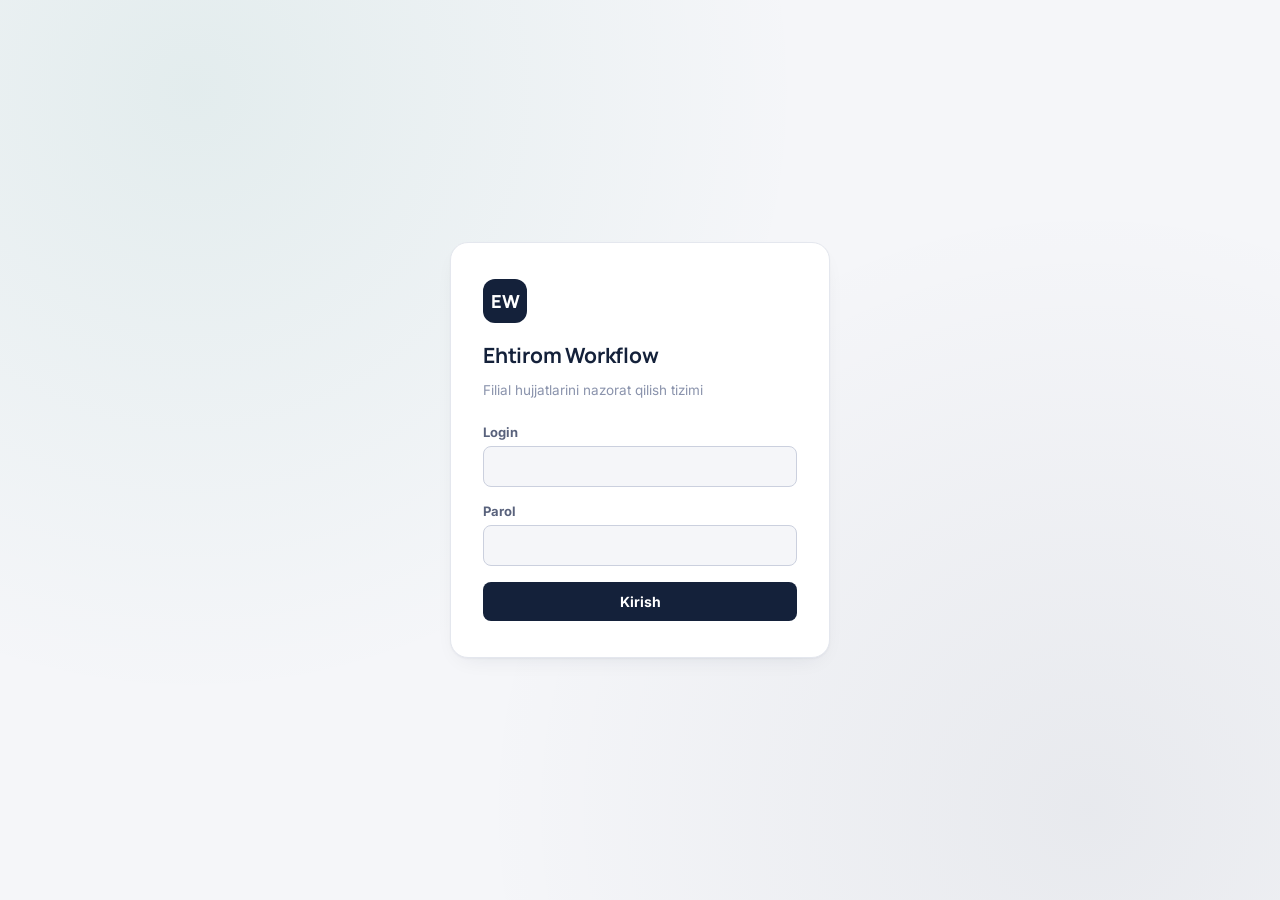
<file: index.html>
<!DOCTYPE html>
<html lang="uz">
<head>
<meta charset="UTF-8">
<meta name="viewport" content="width=device-width, initial-scale=1.0">
<title>Ehtirom Workflow — Kirish</title>
<link rel="preconnect" href="https://fonts.googleapis.com">
<link href="https://fonts.googleapis.com/css2?family=Manrope:wght@700;800&family=Inter:wght@400;500;600;700&display=swap" rel="stylesheet">
<link rel="stylesheet" href="frontend/css/style.css">
<link rel="stylesheet" href="frontend/css/mobile.css">
</head>
<body>

<div class="login-shell">
  <div class="login-card">
    <div class="login-card__mark">EW</div>
    <h1>Ehtirom Workflow</h1>
    <p class="sub">Filial hujjatlarini nazorat qilish tizimi</p>

    <div id="alert" class="alert alert-error"></div>

    <form id="loginForm">
      <div class="field">
        <label for="username">Login</label>
        <input type="text" id="username" autocomplete="username" required>
      </div>
      <div class="field">
        <label for="password">Parol</label>
        <input type="password" id="password" autocomplete="current-password" required>
      </div>
      <button type="submit" class="btn btn-primary btn-block" id="submitBtn">Kirish</button>
    </form>
  </div>
</div>

<script src="frontend/js/config.js"></script>
<script src="frontend/js/api.js"></script>
<script src="frontend/js/login.js"></script>
</body>
</html>
</file>
<file: frontend/css/style.css>
/* ============================================
   EHTIROM WORKFLOW — Dizayn tizimi
   ============================================ */

:root {
  --bg: #F5F6F9;
  --surface: #FFFFFF;
  --ink: #14213A;
  --ink-soft: #59627C;
  --ink-faint: #8A93AC;
  --line: #E4E7EE;
  --line-strong: #CBD0DE;

  --accent: #0E7C66;
  --accent-ink: #0A5E4E;
  --accent-soft: #E3F3EF;

  --pending: #B7791F;
  --pending-soft: #FBF1DF;

  --danger: #B3261E;
  --danger-soft: #FBEAE9;

  --radius-sm: 8px;
  --radius-md: 12px;
  --radius-lg: 18px;

  --shadow-card: 0 1px 2px rgba(20, 33, 58, 0.04), 0 8px 24px -12px rgba(20, 33, 58, 0.12);

  --font-display: 'Manrope', 'Segoe UI', sans-serif;
  --font-body: 'Inter', 'Segoe UI', sans-serif;
}

* { box-sizing: border-box; }

html, body {
  margin: 0;
  padding: 0;
  background: var(--bg);
  color: var(--ink);
  font-family: var(--font-body);
  -webkit-font-smoothing: antialiased;
}

body {
  min-height: 100vh;
  display: flex;
  flex-direction: column;
}

h1, h2, h3, h4 {
  font-family: var(--font-display);
  margin: 0;
  letter-spacing: -0.01em;
  color: var(--ink);
}

a { color: inherit; }

button, input, select, textarea {
  font-family: var(--font-body);
  font-size: 14.5px;
}

:focus-visible {
  outline: 2px solid var(--accent);
  outline-offset: 2px;
}

/* ---------- Top bar ---------- */
.topbar {
  display: flex;
  align-items: center;
  justify-content: space-between;
  padding: 16px 28px;
  background: var(--surface);
  border-bottom: 1px solid var(--line);
  position: sticky;
  top: 0;
  z-index: 10;
}

.topbar__brand {
  display: flex;
  align-items: center;
  gap: 10px;
}

.topbar__mark {
  width: 34px;
  height: 34px;
  border-radius: 9px;
  background: var(--ink);
  color: #fff;
  display: flex;
  align-items: center;
  justify-content: center;
  font-family: var(--font-display);
  font-weight: 800;
  font-size: 15px;
}

.topbar__title {
  font-family: var(--font-display);
  font-weight: 800;
  font-size: 17px;
}

.topbar__subtitle {
  font-size: 12px;
  color: var(--ink-faint);
  margin-top: -2px;
}

.topbar__right {
  display: flex;
  align-items: center;
  gap: 14px;
}

.badge-role {
  font-size: 12px;
  font-weight: 700;
  padding: 5px 11px;
  border-radius: 999px;
  background: var(--accent-soft);
  color: var(--accent-ink);
  text-transform: uppercase;
  letter-spacing: 0.03em;
}

.btn-logout {
  border: 1px solid var(--line-strong);
  background: transparent;
  color: var(--ink-soft);
  padding: 8px 14px;
  border-radius: var(--radius-sm);
  cursor: pointer;
  font-weight: 600;
  transition: all 0.15s ease;
}
.btn-logout:hover { border-color: var(--danger); color: var(--danger); }

/* ---------- Layout ---------- */
.page {
  flex: 1;
  width: 100%;
  max-width: 980px;
  margin: 0 auto;
  padding: 32px 24px 64px;
}

.page-head {
  margin-bottom: 24px;
}

.page-head h1 {
  font-size: 24px;
  font-weight: 800;
}

.page-head p {
  color: var(--ink-soft);
  margin-top: 6px;
  font-size: 14.5px;
}

/* ---------- Card ---------- */
.card {
  background: var(--surface);
  border: 1px solid var(--line);
  border-radius: var(--radius-lg);
  box-shadow: var(--shadow-card);
  padding: 24px;
  margin-bottom: 20px;
}

.card h2 {
  font-size: 16px;
  font-weight: 800;
  margin-bottom: 4px;
}

.card .card-desc {
  color: var(--ink-faint);
  font-size: 13px;
  margin-bottom: 18px;
}

/* ---------- Form elements ---------- */
.field {
  margin-bottom: 16px;
}

.field label {
  display: block;
  font-size: 13px;
  font-weight: 700;
  color: var(--ink-soft);
  margin-bottom: 6px;
}

.field input[type="text"],
.field input[type="password"],
.field input[type="date"],
.field select,
.field textarea {
  width: 100%;
  padding: 11px 13px;
  border: 1px solid var(--line-strong);
  border-radius: var(--radius-sm);
  background: var(--bg);
  color: var(--ink);
  transition: border-color 0.15s ease, background 0.15s ease;
}

.field textarea { resize: vertical; min-height: 72px; }

.field input:focus,
.field select:focus,
.field textarea:focus {
  border-color: var(--accent);
  background: var(--surface);
}

.field-row {
  display: grid;
  grid-template-columns: 1fr 1fr 1fr;
  gap: 14px;
}

@media (max-width: 720px) {
  .field-row { grid-template-columns: 1fr; }
}

/* Custom file drop */
.file-drop {
  border: 1.5px dashed var(--line-strong);
  border-radius: var(--radius-md);
  padding: 22px;
  text-align: center;
  cursor: pointer;
  background: var(--bg);
  transition: border-color 0.15s ease, background 0.15s ease;
}
.file-drop:hover { border-color: var(--accent); background: var(--accent-soft); }
.file-drop input { display: none; }
.file-drop__icon { font-size: 22px; margin-bottom: 6px; }
.file-drop__text { font-size: 13.5px; color: var(--ink-soft); }
.file-drop__filename { font-weight: 700; color: var(--accent-ink); margin-top: 6px; font-size: 13px; }

/* ---------- Buttons ---------- */
.btn {
  display: inline-flex;
  align-items: center;
  justify-content: center;
  gap: 8px;
  padding: 11px 20px;
  border-radius: var(--radius-sm);
  border: none;
  font-weight: 700;
  font-size: 14px;
  cursor: pointer;
  transition: transform 0.08s ease, opacity 0.15s ease, background 0.15s ease;
}
.btn:active { transform: scale(0.98); }
.btn:disabled { opacity: 0.55; cursor: not-allowed; }

.btn-primary { background: var(--ink); color: #fff; }
.btn-primary:hover:not(:disabled) { background: #0d1830; }

.btn-accent { background: var(--accent); color: #fff; }
.btn-accent:hover:not(:disabled) { background: var(--accent-ink); }

.btn-danger { background: var(--danger); color: #fff; }
.btn-danger:hover:not(:disabled) { background: #8f1e18; }

.btn-ghost { background: transparent; color: var(--ink-soft); border: 1px solid var(--line-strong); }
.btn-ghost:hover:not(:disabled) { border-color: var(--ink-soft); color: var(--ink); }

.btn-sm { padding: 7px 13px; font-size: 12.5px; border-radius: 7px; }
.btn-block { width: 100%; }

/* ---------- Status pill & stepper (signature element) ---------- */
.status-pill {
  display: inline-flex;
  align-items: center;
  gap: 6px;
  font-size: 12px;
  font-weight: 700;
  padding: 5px 11px;
  border-radius: 999px;
  white-space: nowrap;
}
.status-pill::before {
  content: '';
  width: 6px;
  height: 6px;
  border-radius: 50%;
  background: currentColor;
}
.status-pending { background: var(--pending-soft); color: var(--pending); }
.status-approved { background: var(--accent-soft); color: var(--accent-ink); }
.status-returned { background: var(--danger-soft); color: var(--danger); }
.status-na { background: var(--bg); color: var(--ink-faint); border: 1px solid var(--line-strong); }

.stepper {
  display: flex;
  align-items: center;
  gap: 6px;
  margin-top: 4px;
}
.stepper__node {
  display: flex;
  align-items: center;
  gap: 6px;
  font-size: 11px;
  color: var(--ink-faint);
  font-weight: 600;
}
.stepper__dot {
  width: 7px;
  height: 7px;
  border-radius: 50%;
  background: var(--line-strong);
}
.stepper__line {
  width: 20px;
  height: 1.5px;
  background: var(--line-strong);
}
.stepper__node.is-done .stepper__dot { background: var(--accent); }
.stepper__node.is-done { color: var(--ink-soft); }
.stepper__node.is-active .stepper__dot { background: var(--pending); }
.stepper__node.is-active { color: var(--pending); }
.stepper__node.is-danger .stepper__dot { background: var(--danger); }
.stepper__node.is-danger { color: var(--danger); }

/* ---------- History list ---------- */
.history-item {
  display: flex;
  align-items: center;
  justify-content: space-between;
  gap: 16px;
  padding: 16px 4px;
  border-bottom: 1px solid var(--line);
}
.history-item:last-child { border-bottom: none; }

.history-item__main { flex: 1; min-width: 0; }
.history-item__title { font-weight: 700; font-size: 14.5px; }
.history-item__meta { font-size: 12.5px; color: var(--ink-faint); margin-top: 3px; }
.history-item__note {
  margin-top: 8px;
  font-size: 12.5px;
  background: var(--bg);
  border-left: 3px solid var(--danger);
  padding: 8px 10px;
  border-radius: 6px;
  color: var(--ink-soft);
}
.history-item__actions {
  display: flex;
  flex-direction: column;
  align-items: flex-end;
  gap: 8px;
  flex-shrink: 0;
}

.empty-state {
  text-align: center;
  padding: 40px 20px;
  color: var(--ink-faint);
}
.empty-state__icon { font-size: 30px; margin-bottom: 10px; }
.empty-state__title { font-weight: 700; color: var(--ink-soft); margin-bottom: 4px; }
.empty-state__desc { font-size: 13px; }

/* ---------- Alerts ---------- */
.alert {
  padding: 12px 14px;
  border-radius: var(--radius-sm);
  font-size: 13.5px;
  font-weight: 600;
  margin-bottom: 16px;
  display: none;
}
.alert.show { display: block; }
.alert-error { background: var(--danger-soft); color: var(--danger); }
.alert-success { background: var(--accent-soft); color: var(--accent-ink); }

/* ---------- Login page ---------- */
.login-shell {
  min-height: 100vh;
  display: flex;
  align-items: center;
  justify-content: center;
  padding: 24px;
  background:
    radial-gradient(circle at 15% 10%, rgba(14,124,102,0.08), transparent 45%),
    radial-gradient(circle at 85% 90%, rgba(20,33,58,0.06), transparent 45%),
    var(--bg);
}

.login-card {
  width: 100%;
  max-width: 380px;
  background: var(--surface);
  border: 1px solid var(--line);
  border-radius: var(--radius-lg);
  box-shadow: var(--shadow-card);
  padding: 36px 32px;
}

.login-card__mark {
  width: 44px;
  height: 44px;
  border-radius: 12px;
  background: var(--ink);
  color: #fff;
  display: flex;
  align-items: center;
  justify-content: center;
  font-family: var(--font-display);
  font-weight: 800;
  font-size: 18px;
  margin-bottom: 18px;
}

.login-card h1 {
  font-size: 21px;
  margin-bottom: 4px;
}
.login-card p.sub {
  color: var(--ink-faint);
  font-size: 13.5px;
  margin-bottom: 26px;
}

/* ---------- Admin search bar ---------- */
.search-grid {
  display: grid;
  grid-template-columns: 1fr 1fr 1fr auto;
  gap: 12px;
  align-items: end;
}
@media (max-width: 800px) {
  .search-grid { grid-template-columns: 1fr; }
}

/* ---------- Result item (admin) ---------- */
.result-card {
  border: 1px solid var(--line);
  border-radius: var(--radius-md);
  padding: 18px;
  margin-bottom: 14px;
}
.result-card__head {
  display: flex;
  justify-content: space-between;
  align-items: flex-start;
  gap: 12px;
  margin-bottom: 10px;
}
.result-card__file {
  display: inline-flex;
  align-items: center;
  gap: 8px;
  font-size: 13.5px;
  font-weight: 700;
  color: var(--accent-ink);
  text-decoration: none;
  background: var(--accent-soft);
  padding: 8px 12px;
  border-radius: var(--radius-sm);
  margin: 10px 0;
}
.result-card__actions {
  display: flex;
  gap: 10px;
  flex-wrap: wrap;
  margin-top: 12px;
  padding-top: 12px;
  border-top: 1px solid var(--line);
}

.review-box {
  display: none;
  margin-top: 12px;
  padding: 14px;
  background: var(--bg);
  border-radius: var(--radius-sm);
}
.review-box.show { display: block; }

.spinner {
  width: 16px;
  height: 16px;
  border: 2px solid rgba(255,255,255,0.4);
  border-top-color: #fff;
  border-radius: 50%;
  animation: spin 0.6s linear infinite;
}
/* Ochiq fon (masalan .btn-ghost) ustidagi tugmalar uchun — standart oq
   spinner shu fonlarda deyarli ko'rinmay, tugma "bo'sh" (blank) bo'lib
   qolganday tuyulardi. Shu sababli och/och fonli tugmalar uchun
   to'q rangli spinner varianti ishlatiladi. */
.spinner-dark {
  border: 2px solid rgba(20, 33, 58, 0.2);
  border-top-color: var(--ink);
}
@keyframes spin { to { transform: rotate(360deg); } }

.text-faint { color: var(--ink-faint); font-size: 12.5px; }

/* ---------- Ranking widget ---------- */
.ranking-item {
  display: flex;
  align-items: center;
  gap: 12px;
  padding: 10px 4px;
  border-bottom: 1px solid var(--line);
}
.ranking-item:last-child { border-bottom: none; }
.ranking-item__rank {
  width: 24px;
  height: 24px;
  border-radius: 50%;
  background: var(--bg);
  color: var(--ink-soft);
  font-size: 12px;
  font-weight: 800;
  display: flex;
  align-items: center;
  justify-content: center;
  flex-shrink: 0;
}
.ranking-item.is-top .ranking-item__rank { background: var(--danger-soft); color: var(--danger); }
.ranking-item.is-self { background: var(--accent-soft); border-radius: 8px; padding-left: 8px; padding-right: 8px; }
.ranking-item__name { flex: 1; font-size: 13.5px; font-weight: 600; }
.ranking-item__count { font-size: 12.5px; font-weight: 800; color: var(--ink-soft); }

/* ---------- Missing-today widget (admin) ---------- */
.missing-item {
  display: flex;
  align-items: center;
  justify-content: space-between;
  gap: 10px;
  padding: 10px 4px;
  border-bottom: 1px solid var(--line);
  font-size: 13.5px;
}
.missing-item:last-child { border-bottom: none; }
.missing-item__branch { font-weight: 700; }
.missing-item__doctype { color: var(--ink-faint); }

/* ---------- Collapsible card (reyting dropdown) ---------- */
.collapsible-head {
  all: unset;
  box-sizing: border-box;
  display: flex;
  align-items: center;
  justify-content: space-between;
  width: 100%;
  cursor: pointer;
  gap: 12px;
}
.collapsible-chevron {
  flex-shrink: 0;
  font-size: 13px;
  color: var(--ink-faint);
  transition: transform 0.18s ease;
}
.collapsible-chevron.is-open { transform: rotate(180deg); }

.collapsible-body {
  display: none;
  margin-top: 18px;
}
.collapsible-body.is-open { display: block; }

.count-badge {
  display: inline-flex;
  align-items: center;
  justify-content: center;
  min-width: 20px;
  height: 20px;
  padding: 0 6px;
  margin-left: 6px;
  border-radius: 999px;
  background: var(--danger-soft);
  color: var(--danger);
  font-size: 11.5px;
  font-weight: 800;
  vertical-align: middle;
}

/* ---------- Modal (tasdiqlash oynasi) ---------- */
.modal-overlay {
  display: none;
  position: fixed;
  inset: 0;
  background: rgba(20, 33, 58, 0.45);
  align-items: center;
  justify-content: center;
  padding: 20px;
  z-index: 100;
}
.modal-overlay.show { display: flex; }

.modal {
  width: 100%;
  max-width: 400px;
  background: var(--surface);
  border-radius: var(--radius-lg);
  box-shadow: var(--shadow-card);
  padding: 26px;
}
.modal__title {
  font-size: 17px;
  margin-bottom: 10px;
  padding-right: 24px;
}
.modal__desc {
  font-size: 13.5px;
  color: var(--ink-soft);
  line-height: 1.55;
  margin-bottom: 22px;
}
.modal__actions {
  display: flex;
  justify-content: flex-end;
  gap: 10px;
}

/* ---------- Doc submit action row ---------- */
.btn-row {
  display: flex;
  gap: 10px;
}
.btn-row .btn-block { flex: 1; }

/* ---------- Submit button as an upload progress bar ---------- */
.btn-progress {
  position: relative;
  overflow: hidden;
  isolation: isolate;
}
.btn-progress__fill {
  position: absolute;
  inset: 0;
  width: 0%;
  background: var(--accent-ink);
  transition: width 0.2s ease;
  z-index: 0;
}
.btn-progress__fill.is-indeterminate {
  animation: btn-progress-pulse 1.1s ease-in-out infinite;
}
@keyframes btn-progress-pulse {
  0%, 100% { opacity: 0.55; }
  50% { opacity: 0.9; }
}
.btn-progress__label {
  position: relative;
  z-index: 1;
}
.upload-notice {
  display: none;
  align-items: center;
  gap: 8px;
  margin-top: 12px;
  padding: 10px 13px;
  border-radius: var(--radius-sm);
  background: var(--pending-soft);
  color: var(--pending);
  font-size: 13px;
  font-weight: 600;
  text-align: center;
  justify-content: center;
}
.upload-notice.show { display: flex; }

/* ---------- Reyting: yuqoridagi kichik tugma + modal ---------- */
.rank-launcher {
  display: inline-flex;
  align-items: center;
  gap: 6px;
  padding: 7px 13px;
  font-size: 12.5px;
  font-weight: 700;
  border-radius: 999px;
  background: var(--accent-soft);
  color: var(--accent-ink);
  border: none;
  cursor: pointer;
  text-decoration: none;
}
.rank-launcher:hover { background: var(--accent); color: #fff; }

.modal--wide { max-width: 480px; }
.modal--compact { max-width: 340px; padding: 22px; }
.modal__body-scroll {
  max-height: 60vh;
  overflow-y: auto;
  margin: -4px -4px 0;
  padding: 4px;
}
.modal__close {
  position: absolute;
  top: 14px;
  right: 16px;
  background: none;
  border: none;
  font-size: 20px;
  line-height: 1;
  color: var(--ink-faint);
  cursor: pointer;
}
.modal { position: relative; }

/* ---------- Admin: ixcham (dropdown) natija ro'yxati ---------- */
.compact-item {
  border: 1px solid var(--line-strong);
  border-radius: var(--radius-md, 10px);
  margin-bottom: 10px;
  overflow: hidden;
  background: var(--surface);
}
.compact-item__head {
  display: flex;
  align-items: center;
  gap: 12px;
  width: 100%;
  padding: 13px 16px;
  background: none;
  border: none;
  cursor: pointer;
  text-align: left;
}
.compact-item__head:hover { background: var(--bg); }
.compact-item__names {
  flex: 1;
  min-width: 0;
}
.compact-item__branch {
  font-weight: 800;
  font-size: 14px;
}
.compact-item__doctype {
  font-size: 12.5px;
  color: var(--ink-faint);
  margin-top: 2px;
}
.compact-item__chevron {
  font-size: 13px;
  color: var(--ink-faint);
  transition: transform 0.15s ease;
  flex-shrink: 0;
}
.compact-item__chevron.is-open { transform: rotate(180deg); }
.compact-item__body {
  display: none;
  padding: 4px 16px 16px;
  border-top: 1px solid var(--line);
}
.compact-item__body.is-open { display: block; padding-top: 14px; }

/* ---------- Izohni "tushunarli" deb belgilash ---------- */
.ack-btn { margin-top: 8px; }
.ack-badge {
  display: inline-flex;
  align-items: center;
  gap: 5px;
  margin-top: 8px;
  font-size: 12px;
  font-weight: 700;
  color: var(--accent-ink);
  background: var(--accent-soft);
  padding: 5px 10px;
  border-radius: 999px;
}

/* ---------- Yuborilmaganlar: filtrlar grid ---------- */
.missing-filters {
  display: grid;
  grid-template-columns: 1fr 1fr;
  gap: 12px;
  max-width: 560px;
}
@media (max-width: 520px) {
  .missing-filters { grid-template-columns: 1fr; }
}

/* ---------- Admin: Tahrirlash / O'chirish tugmalari qatori ---------- */
.compact-item__manage {
  display: flex;
  gap: 10px;
  flex-wrap: wrap;
  margin-top: 14px;
  padding-top: 14px;
  border-top: 1px solid var(--line);
}

/* ---------- Reyting sahifasi: filtrlar grid ---------- */
.rating-filters {
  display: grid;
  grid-template-columns: 1fr 1fr 1fr 1fr auto;
  gap: 12px;
  align-items: end;
}
@media (max-width: 900px) {
  .rating-filters { grid-template-columns: 1fr 1fr; }
}
@media (max-width: 520px) {
  .rating-filters { grid-template-columns: 1fr; }
}

/* ---------- Telefon uchun pastki navigatsiya (bottom nav) ---------- */
.bottom-nav {
  display: none;
}
.bottom-nav__item {
  text-decoration: none;
}
</file>
<file: frontend/css/mobile.css>
/* ============================================
   EHTIROM WORKFLOW — Telefon (mobile) uchun uslublar
   ============================================
   Bu fayl faqat style.css'dan KEYIN ulanadi va uni to'ldiradi —
   asosiy dizayn tizimini (ranglar, shriftlar) o'zgartirmaydi, faqat
   kichik ekranlar uchun joylashuv va o'lchamlarni moslashtiradi.
*/

@media (max-width: 720px) {

  /* ---------- Umumiy joylashuv ---------- */
  .topbar {
    padding: 12px 16px;
  }
  .topbar__title {
    font-size: 15px;
  }
  .topbar__subtitle {
    font-size: 11px;
  }
  .topbar__mark {
    width: 30px;
    height: 30px;
    font-size: 13px;
  }
  .topbar__right {
    gap: 8px;
  }

  /* Yuqoridagi "Reyting" tugmasi endi pastki navbar orqali ochiladi —
     telefon ekranida joy tejash uchun yuqoridan yashiramiz. */
  .rank-launcher {
    display: none;
  }

  .page {
    padding: 18px 14px 96px;
  }
  .page-head h1 {
    font-size: 20px;
  }

  .card {
    padding: 16px;
    border-radius: 14px;
  }

  /* ---------- Formalar va filtrlar ---------- */
  .search-grid,
  .missing-filters,
  .rating-filters {
    grid-template-columns: 1fr;
  }
  .field-row {
    grid-template-columns: 1fr;
  }

  /* ---------- Natija kartalari va amallar ---------- */
  .result-card__actions,
  .compact-item__manage {
    flex-direction: column;
  }
  .result-card__actions .btn,
  .compact-item__manage .btn {
    width: 100%;
  }

  .compact-item__head {
    padding: 12px 14px;
  }
  .compact-item__body {
    padding: 4px 14px 14px;
  }

  /* ---------- Filial tarixi ro'yxati ---------- */
  .history-item {
    flex-direction: column;
    align-items: stretch;
    gap: 10px;
  }
  .history-item__actions {
    flex-direction: row;
    align-items: center;
    justify-content: space-between;
    width: 100%;
  }

  /* ---------- Reyting ro'yxati ---------- */
  .ranking-item__name {
    font-size: 13px;
  }

  /* ---------- Modal oynalar ---------- */
  .modal {
    max-width: 100%;
    padding: 20px;
  }
  .modal--wide {
    max-width: 100%;
  }
  /* Kirganda chiqadigan qisqa ogohlantirish (todayStatusModal) kabi
     "compact" oynalar telefonda ham katta ekranni to'ldirmasin — kichik,
     markazlashgan karta bo'lib qolsin. */
  .modal--compact {
    max-width: 300px;
    padding: 18px;
    border-radius: 14px;
  }
  .modal--compact .modal__title {
    font-size: 15.5px;
  }
  .modal--compact .modal__desc,
  .modal--compact ul {
    font-size: 12.5px;
  }

  /* ---------- Login sahifasi ---------- */
  .login-card {
    padding: 28px 22px;
  }

  /* ---------- Pastki navigatsiya (bottom navbar) ---------- */
  body {
    /* Pastki navbar tagida qolib ketmasligi uchun bo'sh joy */
    padding-bottom: 0;
  }

  .bottom-nav {
    display: flex;
    position: fixed;
    left: 0;
    right: 0;
    bottom: 0;
    background: var(--surface);
    border-top: 1px solid var(--line);
    box-shadow: 0 -6px 20px -12px rgba(20, 33, 58, 0.18);
    z-index: 60;
    padding-bottom: env(safe-area-inset-bottom, 0);
  }

  .bottom-nav__item {
    flex: 1;
    display: flex;
    flex-direction: column;
    align-items: center;
    justify-content: center;
    gap: 2px;
    padding: 9px 0 7px;
    color: var(--ink-faint);
    font-size: 11px;
    font-weight: 700;
    transition: color 0.15s ease;
  }
  .bottom-nav__icon {
    font-size: 19px;
    line-height: 1;
  }
  .bottom-nav__label {
    line-height: 1;
  }
  .bottom-nav__item.is-active {
    color: var(--accent-ink);
  }
}

/* Kattaroq ekranlarda pastki navbar ko'rinmaydi — reyting tugmasi
   yuqoridagi topbar orqali ochiladi (style.css'dagi .rank-launcher). */
@media (min-width: 721px) {
  .bottom-nav {
    display: none !important;
  }
}
</file>
<file: frontend/css/ceo.css>
/* ============================================
   CEO PANELI — Qo'shimcha uslublar
   ============================================ */

.ceo-tabs {
  display: flex;
  gap: 8px;
  flex-wrap: wrap;
  margin-bottom: 20px;
  border-bottom: 1px solid var(--line);
  padding-bottom: 0;
}

@media (max-width: 720px) {
  .ceo-tabs {
    flex-wrap: nowrap;
    overflow-x: auto;
    -webkit-overflow-scrolling: touch;
    scrollbar-width: none;
  }
  .ceo-tabs::-webkit-scrollbar { display: none; }
  .ceo-tab { flex: 0 0 auto; white-space: nowrap; }
}

.ceo-tab {
  background: transparent;
  border: none;
  border-bottom: 2px solid transparent;
  padding: 10px 14px;
  font-family: var(--font-body);
  font-size: 14px;
  font-weight: 700;
  color: var(--ink-faint);
  cursor: pointer;
  margin-bottom: -1px;
}

.ceo-tab:hover { color: var(--ink-soft); }

.ceo-tab.is-active {
  color: var(--accent-ink);
  border-bottom-color: var(--accent);
}

.ceo-panel { display: none; }
.ceo-panel.is-active { display: block; }

.simple-table {
  width: 100%;
  border-collapse: collapse;
  font-size: 13.5px;
}

.simple-table th, .simple-table td {
  text-align: left;
  padding: 10px 8px;
  border-bottom: 1px solid var(--line);
}

.simple-table th {
  color: var(--ink-faint);
  font-weight: 700;
  font-size: 12px;
  text-transform: uppercase;
  letter-spacing: 0.02em;
}

.simple-table td { vertical-align: middle; }

.simple-table tr:last-child td { border-bottom: none; }

.table-scroll { overflow-x: auto; }

.pill-group {
  background: var(--bg);
  color: var(--ink-soft);
  border: 1px solid var(--line-strong);
  border-radius: 999px;
  padding: 2px 10px;
  font-size: 11.5px;
  font-weight: 700;
  display: inline-block;
}

.add-form {
  display: grid;
  grid-template-columns: repeat(auto-fit, minmax(150px, 1fr));
  gap: 12px;
  align-items: end;
  margin-bottom: 18px;
}

.add-form .field { margin-bottom: 0; }
</file>
